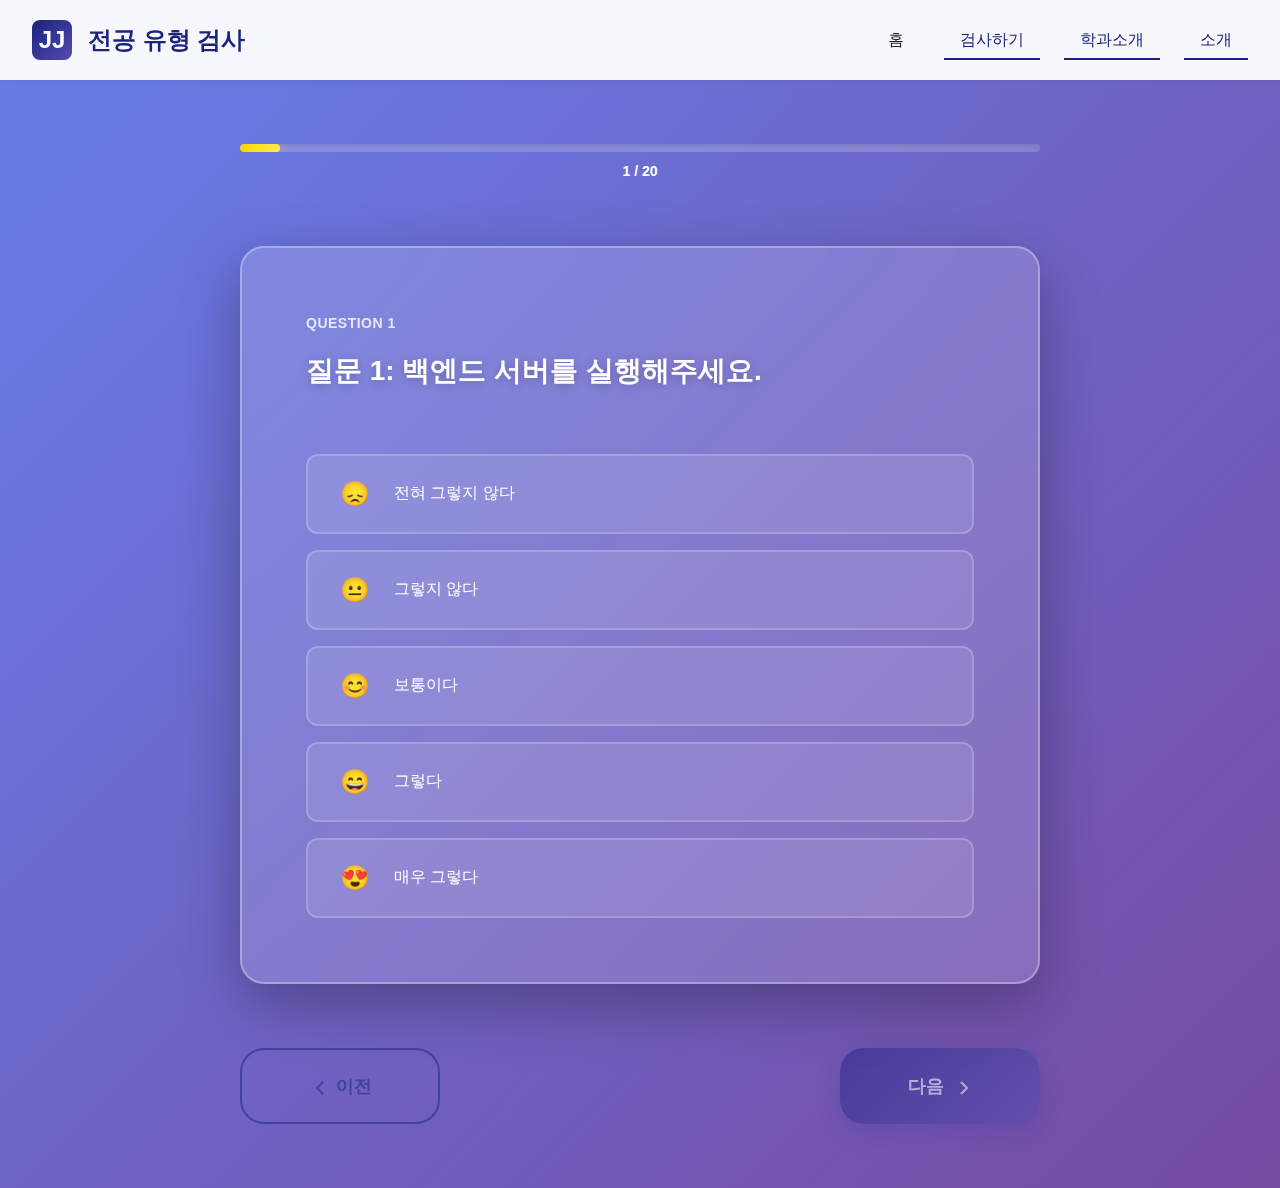
<file: frontend/pages/test.html>
<!DOCTYPE html>
<html lang="ko">
<head>
    <meta charset="UTF-8">
    <meta name="viewport" content="width=device-width, initial-scale=1.0">
    <meta name="description" content="전주대학교 전공 유형 검사 - 20개 질문으로 나에게 맞는 전공 찾기">
    <title>검사하기 | 전공 유형 검사</title>

    <!-- CSS -->
    <link rel="stylesheet" href="../css/reset.css">
    <link rel="stylesheet" href="../css/variables.css">
    <link rel="stylesheet" href="../css/common.css">
    <link rel="stylesheet" href="../css/components/header.css">
    <link rel="stylesheet" href="../css/components/button.css">
    <link rel="stylesheet" href="../css/pages/test.css">
</head>
<body>
    <!-- Header -->
    <header class="header" id="header">
        <div class="header-container">
            <a href="../index.html" class="header-logo">
                <div class="logo-icon">JJ</div>
                <span>전공 유형 검사</span>
            </a>

            <nav class="header-nav" id="headerNav">
                <ul class="nav-list">
                    <li class="nav-item">
                        <a href="../index.html" class="nav-link">홈</a>
                    </li>
                    <li class="nav-item">
                        <a href="test.html" class="nav-link active">검사하기</a>
                    </li>
                    <li class="nav-item">
                        <a href="#departments" class="nav-link">학과소개</a>
                    </li>
                    <li class="nav-item">
                        <a href="#about" class="nav-link">소개</a>
                    </li>
                </ul>
            </nav>

            <button class="mobile-menu-btn" id="mobileMenuBtn" aria-label="메뉴">
                <span></span>
                <span></span>
                <span></span>
            </button>
        </div>
    </header>

    <!-- Test Container -->
    <main class="test-container">
        <!-- Progress Bar -->
        <div class="progress-wrapper">
            <div class="progress-bar">
                <div class="progress-fill" id="progressFill"></div>
            </div>
            <div class="progress-text">
                <span id="currentQuestion">1</span> / <span id="totalQuestions">20</span>
            </div>
        </div>

        <!-- Question Card -->
        <div class="question-card" id="questionCard">
            <div class="question-number">Question <span id="questionNum">1</span></div>
            <h2 class="question-text" id="questionText">질문을 불러오는 중...</h2>
            
            <!-- Answer Options (리커트 5점 척도) -->
            <div class="answer-options" id="answerOptions">
                <button class="answer-btn" data-value="1">
                    <span class="answer-icon">😞</span>
                    <span class="answer-label">전혀 그렇지 않다</span>
                </button>
                <button class="answer-btn" data-value="2">
                    <span class="answer-icon">😐</span>
                    <span class="answer-label">그렇지 않다</span>
                </button>
                <button class="answer-btn" data-value="3">
                    <span class="answer-icon">😊</span>
                    <span class="answer-label">보통이다</span>
                </button>
                <button class="answer-btn" data-value="4">
                    <span class="answer-icon">😄</span>
                    <span class="answer-label">그렇다</span>
                </button>
                <button class="answer-btn" data-value="5">
                    <span class="answer-icon">😍</span>
                    <span class="answer-label">매우 그렇다</span>
                </button>
            </div>
        </div>

        <!-- Navigation Buttons -->
        <div class="test-navigation">
            <button class="btn btn-outline" id="prevBtn" disabled>
                <svg width="20" height="20" fill="none" stroke="currentColor" stroke-width="2">
                    <polyline points="15 18 9 12 15 6"></polyline>
                </svg>
                이전
            </button>
            <button class="btn btn-primary" id="nextBtn" disabled>
                다음
                <svg width="20" height="20" fill="none" stroke="currentColor" stroke-width="2">
                    <polyline points="9 18 15 12 9 6"></polyline>
                </svg>
            </button>
        </div>

        <!-- Loading Overlay -->
        <div class="loading-overlay" id="loadingOverlay" style="display: none;">
            <div class="loading-spinner"></div>
            <p class="loading-text">결과를 분석하는 중입니다...</p>
        </div>
    </main>

    <!-- JavaScript -->
    <script src="../js/components/header.js"></script>
    <script src="../js/pages/test.js"></script>
</body>
</html>
</file>
<file: frontend/css/variables.css>
/* CSS Variables */
:root {
    /* Colors - 전주대 스타일 */
    --primary-color: #1a237e;
    --primary-light: #534bae;
    --primary-dark: #000051;
    --secondary-color: #00897b;
    --accent-color: #ffd600;

    /* Grayscale */
    --white: #ffffff;
    --gray-50: #fafafa;
    --gray-100: #f5f5f5;
    --gray-200: #eeeeee;
    --gray-300: #e0e0e0;
    --gray-400: #bdbdbd;
    --gray-500: #9e9e9e;
    --gray-600: #757575;
    --gray-700: #616161;
    --gray-800: #424242;
    --gray-900: #212121;
    --black: #000000;

    /* Text Colors */
    --text-primary: #212121;
    --text-secondary: #757575;
    --text-disabled: #bdbdbd;

    /* Background */
    --bg-primary: #ffffff;
    --bg-secondary: #f5f5f5;
    --bg-overlay: rgba(0, 0, 0, 0.5);

    /* Glass Effect */
    --glass-bg: rgba(255, 255, 255, 0.1);
    --glass-border: rgba(255, 255, 255, 0.2);
    --glass-shadow: rgba(0, 0, 0, 0.1);

    /* Spacing */
    --spacing-xs: 0.25rem;
    --spacing-sm: 0.5rem;
    --spacing-md: 1rem;
    --spacing-lg: 1.5rem;
    --spacing-xl: 2rem;
    --spacing-2xl: 3rem;
    --spacing-3xl: 4rem;

    /* Border Radius */
    --radius-sm: 4px;
    --radius-md: 8px;
    --radius-lg: 12px;
    --radius-xl: 16px;
    --radius-2xl: 24px;
    --radius-full: 9999px;

    /* Transitions */
    --transition-fast: 150ms ease;
    --transition-base: 300ms ease;
    --transition-slow: 500ms ease;

    /* Shadows */
    --shadow-sm: 0 1px 2px 0 rgba(0, 0, 0, 0.05);
    --shadow-md: 0 4px 6px -1px rgba(0, 0, 0, 0.1);
    --shadow-lg: 0 10px 15px -3px rgba(0, 0, 0, 0.1);
    --shadow-xl: 0 20px 25px -5px rgba(0, 0, 0, 0.1);

    /* Z-index */
    --z-dropdown: 1000;
    --z-sticky: 1020;
    --z-fixed: 1030;
    --z-modal-backdrop: 1040;
    --z-modal: 1050;
    --z-popover: 1060;
    --z-tooltip: 1070;
}
</file>
<file: frontend/css/common.css>
/* Common Styles */

/* Container */
.container {
    max-width: 1400px;
    margin: 0 auto;
    padding: 0 var(--spacing-xl);
}

/* Section */
.section {
    padding: var(--spacing-3xl) 0;
}

.section-title {
    font-size: 2.5rem;
    font-weight: 700;
    text-align: center;
    margin-bottom: var(--spacing-lg);
    color: var(--text-primary);
}

.section-subtitle {
    font-size: 1.25rem;
    text-align: center;
    margin-bottom: var(--spacing-3xl);
    color: var(--text-secondary);
}

/* Footer */
.footer {
    background: var(--gray-900);
    color: white;
    padding: var(--spacing-3xl) 0 var(--spacing-xl);
}

.footer-container {
    max-width: 1400px;
    margin: 0 auto;
    padding: 0 var(--spacing-xl);
}

.footer-content {
    display: grid;
    grid-template-columns: repeat(auto-fit, minmax(250px, 1fr));
    gap: var(--spacing-2xl);
    margin-bottom: var(--spacing-2xl);
}

.footer-section h3 {
    font-size: 1.25rem;
    margin-bottom: var(--spacing-lg);
}

.footer-links {
    display: flex;
    flex-direction: column;
    gap: var(--spacing-sm);
}

.footer-link {
    color: var(--gray-400);
    transition: color var(--transition-fast);
}

.footer-link:hover {
    color: white;
}

.footer-bottom {
    padding-top: var(--spacing-xl);
    border-top: 1px solid var(--gray-700);
    text-align: center;
    color: var(--gray-500);
}

/* Utility Classes */
.text-center {
    text-align: center;
}

.text-left {
    text-align: left;
}

.text-right {
    text-align: right;
}

.mt-1 { margin-top: var(--spacing-xs); }
.mt-2 { margin-top: var(--spacing-sm); }
.mt-3 { margin-top: var(--spacing-md); }
.mt-4 { margin-top: var(--spacing-lg); }
.mt-5 { margin-top: var(--spacing-xl); }

.mb-1 { margin-bottom: var(--spacing-xs); }
.mb-2 { margin-bottom: var(--spacing-sm); }
.mb-3 { margin-bottom: var(--spacing-md); }
.mb-4 { margin-bottom: var(--spacing-lg); }
.mb-5 { margin-bottom: var(--spacing-xl); }

.hidden {
    display: none !important;
}

.visible {
    display: block !important;
}
</file>
<file: frontend/css/components/header.css>
/* Header Component Styles */
.header {
    position: fixed;
    top: 0;
    left: 0;
    right: 0;
    z-index: var(--z-fixed);
    background: rgba(255, 255, 255, 0.95);
    backdrop-filter: blur(10px);
    box-shadow: 0 2px 10px rgba(0, 0, 0, 0.05);
    transition: all var(--transition-base);
}

.header.scrolled {
    background: rgba(255, 255, 255, 0.98);
    box-shadow: 0 4px 20px rgba(0, 0, 0, 0.1);
}

.header-container {
    max-width: 1400px;
    margin: 0 auto;
    padding: 0 var(--spacing-xl);
    display: flex;
    align-items: center;
    justify-content: space-between;
    height: 80px;
}

/* Logo */
.header-logo {
    display: flex;
    align-items: center;
    gap: var(--spacing-md);
    font-size: 1.5rem;
    font-weight: 700;
    color: var(--primary-color);
    transition: transform var(--transition-fast);
}

.header-logo:hover {
    transform: scale(1.05);
}

.logo-icon {
    width: 40px;
    height: 40px;
    background: linear-gradient(135deg, var(--primary-color), var(--primary-light));
    border-radius: var(--radius-md);
    display: flex;
    align-items: center;
    justify-content: center;
    color: white;
    font-weight: 700;
}

/* Navigation */
.header-nav {
    display: flex;
    align-items: center;
    gap: var(--spacing-xl);
}

.nav-list {
    display: flex;
    gap: var(--spacing-lg);
}

.nav-item {
    position: relative;
}

.nav-link {
    padding: var(--spacing-sm) var(--spacing-md);
    color: var(--text-primary);
    font-weight: 500;
    font-size: 1rem;
    transition: color var(--transition-fast);
    position: relative;
}

.nav-link::after {
    content: '';
    position: absolute;
    bottom: -4px;
    left: 50%;
    transform: translateX(-50%) scaleX(0);
    width: 100%;
    height: 2px;
    background: var(--primary-color);
    transition: transform var(--transition-base);
}

.nav-link:hover {
    color: var(--primary-color);
}

.nav-link:hover::after {
    transform: translateX(-50%) scaleX(1);
}

.nav-link.active {
    color: var(--primary-color);
}

.nav-link.active::after {
    transform: translateX(-50%) scaleX(1);
}

/* Mobile Menu Button */
.mobile-menu-btn {
    display: none;
    flex-direction: column;
    gap: 6px;
    padding: var(--spacing-sm);
    cursor: pointer;
}

.mobile-menu-btn span {
    width: 28px;
    height: 3px;
    background: var(--primary-color);
    border-radius: 2px;
    transition: all var(--transition-base);
}

/* Responsive */
@media (max-width: 768px) {
    .header-container {
        height: 64px;
        padding: 0 var(--spacing-md);
    }

    .header-logo {
        font-size: 1.25rem;
    }

    .logo-icon {
        width: 36px;
        height: 36px;
    }

    .mobile-menu-btn {
        display: flex;
    }

    .header-nav {
        position: fixed;
        top: 64px;
        left: 0;
        right: 0;
        background: white;
        flex-direction: column;
        padding: var(--spacing-xl);
        box-shadow: 0 4px 20px rgba(0, 0, 0, 0.1);
        transform: translateY(-100%);
        opacity: 0;
        visibility: hidden;
        transition: all var(--transition-base);
    }

    .header-nav.active {
        transform: translateY(0);
        opacity: 1;
        visibility: visible;
    }

    .nav-list {
        flex-direction: column;
        width: 100%;
        gap: 0;
    }

    .nav-link {
        padding: var(--spacing-md);
        display: block;
        border-bottom: 1px solid var(--gray-200);
    }

    .nav-link::after {
        display: none;
    }
}
</file>
<file: frontend/css/components/button.css>
/* Liquid Glass Button Component */
.btn {
    position: relative;
    display: inline-flex;
    align-items: center;
    justify-content: center;
    gap: var(--spacing-sm);
    padding: var(--spacing-lg) var(--spacing-2xl);
    font-size: 1.125rem;
    font-weight: 600;
    border-radius: var(--radius-2xl);
    cursor: pointer;
    transition: all var(--transition-base);
    overflow: hidden;
    z-index: 1;
}

/* Liquid Glass Effect */
.btn-glass {
    background: rgba(255, 255, 255, 0.1);
    backdrop-filter: blur(20px);
    border: 2px solid rgba(255, 255, 255, 0.3);
    color: white;
    box-shadow:
        0 8px 32px rgba(0, 0, 0, 0.1),
        inset 0 1px 0 rgba(255, 255, 255, 0.2);
}

.btn-glass::before {
    content: '';
    position: absolute;
    top: -50%;
    left: -50%;
    width: 200%;
    height: 200%;
    background: radial-gradient(
        circle,
        rgba(255, 255, 255, 0.2) 0%,
        transparent 70%
    );
    transform: scale(0);
    transition: transform var(--transition-slow);
    z-index: -1;
}

.btn-glass:hover::before {
    transform: scale(1);
}

.btn-glass:hover {
    background: rgba(255, 255, 255, 0.15);
    border-color: rgba(255, 255, 255, 0.4);
    box-shadow:
        0 12px 40px rgba(0, 0, 0, 0.15),
        inset 0 1px 0 rgba(255, 255, 255, 0.3);
    transform: translateY(-2px);
}

.btn-glass:active {
    transform: translateY(0);
}

/* Ripple Effect */
.btn-glass::after {
    content: '';
    position: absolute;
    top: 50%;
    left: 50%;
    width: 0;
    height: 0;
    border-radius: 50%;
    background: rgba(255, 255, 255, 0.4);
    transform: translate(-50%, -50%);
    transition: width 0.6s, height 0.6s;
}

.btn-glass:active::after {
    width: 300px;
    height: 300px;
    opacity: 0;
}

/* Large Button (Hero) */
.btn-lg {
    padding: var(--spacing-xl) var(--spacing-3xl);
    font-size: 1.25rem;
    border-radius: var(--radius-2xl);
}

/* Button with Icon */
.btn-icon {
    display: inline-flex;
    align-items: center;
    gap: var(--spacing-md);
}

.btn-icon svg,
.btn-icon i {
    width: 24px;
    height: 24px;
    transition: transform var(--transition-base);
}

.btn-icon:hover svg,
.btn-icon:hover i {
    transform: translateX(4px);
}

/* Primary Button (Solid) */
.btn-primary {
    background: linear-gradient(135deg, var(--primary-color), var(--primary-light));
    color: white;
    border: none;
    box-shadow: 0 8px 24px rgba(26, 35, 126, 0.3);
}

.btn-primary:hover {
    box-shadow: 0 12px 32px rgba(26, 35, 126, 0.4);
    transform: translateY(-2px);
}

/* Outline Button */
.btn-outline {
    background: transparent;
    border: 2px solid var(--primary-color);
    color: var(--primary-color);
}

.btn-outline:hover {
    background: var(--primary-color);
    color: white;
}

/* Floating Animation */
@keyframes float {
    0%, 100% {
        transform: translateY(0);
    }
    50% {
        transform: translateY(-10px);
    }
}

.btn-float {
    animation: float 3s ease-in-out infinite;
}

.btn-float:hover {
    animation-play-state: paused;
}

/* Responsive */
@media (max-width: 768px) {
    .btn {
        padding: var(--spacing-md) var(--spacing-xl);
        font-size: 1rem;
    }

    .btn-lg {
        padding: var(--spacing-lg) var(--spacing-2xl);
        font-size: 1.125rem;
    }
}
</file>
<file: frontend/css/pages/test.css>
/* Test Page Styles */
.test-container {
    min-height: 100vh;
    padding: calc(80px + var(--spacing-3xl)) var(--spacing-xl) var(--spacing-3xl);
    background: linear-gradient(135deg, #667eea 0%, #764ba2 100%);
    display: flex;
    flex-direction: column;
    align-items: center;
    justify-content: center;
}

/* Progress Bar */
.progress-wrapper {
    width: 100%;
    max-width: 800px;
    margin-bottom: var(--spacing-3xl);
}

.progress-bar {
    width: 100%;
    height: 8px;
    background: rgba(255, 255, 255, 0.2);
    border-radius: var(--radius-full);
    overflow: hidden;
    box-shadow: inset 0 2px 4px rgba(0, 0, 0, 0.1);
}

.progress-fill {
    height: 100%;
    background: linear-gradient(90deg, var(--accent-color), #ffed4e);
    border-radius: var(--radius-full);
    transition: width 0.4s ease;
    box-shadow: 0 0 10px rgba(255, 214, 0, 0.5);
}

.progress-text {
    margin-top: var(--spacing-sm);
    text-align: center;
    color: white;
    font-size: 0.875rem;
    font-weight: 600;
}

/* Question Card */
.question-card {
    width: 100%;
    max-width: 800px;
    background: rgba(255, 255, 255, 0.15);
    backdrop-filter: blur(20px);
    border: 2px solid rgba(255, 255, 255, 0.3);
    border-radius: var(--radius-2xl);
    padding: var(--spacing-3xl);
    box-shadow: 0 20px 60px rgba(0, 0, 0, 0.3);
    animation: fadeInScale 0.5s ease;
}

@keyframes fadeInScale {
    from {
        opacity: 0;
        transform: scale(0.95);
    }
    to {
        opacity: 1;
        transform: scale(1);
    }
}

.question-number {
    color: rgba(255, 255, 255, 0.8);
    font-size: 0.875rem;
    font-weight: 600;
    text-transform: uppercase;
    letter-spacing: 0.5px;
    margin-bottom: var(--spacing-md);
}

.question-text {
    color: white;
    font-size: 1.75rem;
    font-weight: 700;
    line-height: 1.4;
    margin-bottom: var(--spacing-3xl);
    text-shadow: 0 2px 10px rgba(0, 0, 0, 0.2);
}

/* Answer Options */
.answer-options {
    display: flex;
    flex-direction: column;
    gap: var(--spacing-md);
}

.answer-btn {
    display: flex;
    align-items: center;
    gap: var(--spacing-lg);
    padding: var(--spacing-lg) var(--spacing-xl);
    background: rgba(255, 255, 255, 0.1);
    border: 2px solid rgba(255, 255, 255, 0.2);
    border-radius: var(--radius-lg);
    color: white;
    font-size: 1rem;
    font-weight: 500;
    cursor: pointer;
    transition: all var(--transition-base);
    position: relative;
    overflow: hidden;
}

.answer-btn::before {
    content: '';
    position: absolute;
    top: 0;
    left: 0;
    width: 0;
    height: 100%;
    background: rgba(255, 255, 255, 0.2);
    transition: width var(--transition-base);
    z-index: 0;
}

.answer-btn:hover::before {
    width: 100%;
}

.answer-btn:hover {
    background: rgba(255, 255, 255, 0.2);
    border-color: rgba(255, 255, 255, 0.4);
    transform: translateX(8px);
}

.answer-btn:active {
    transform: translateX(8px) scale(0.98);
}

.answer-btn.selected {
    background: rgba(255, 255, 255, 0.3);
    border-color: var(--accent-color);
    box-shadow: 0 0 20px rgba(255, 214, 0, 0.5);
}

.answer-icon {
    font-size: 1.5rem;
    flex-shrink: 0;
    z-index: 1;
}

.answer-label {
    flex: 1;
    text-align: left;
    z-index: 1;
}

/* Navigation Buttons */
.test-navigation {
    display: flex;
    gap: var(--spacing-lg);
    justify-content: space-between;
    width: 100%;
    max-width: 800px;
    margin-top: var(--spacing-3xl);
}

.test-navigation .btn {
    flex: 1;
    max-width: 200px;
}

.test-navigation .btn:disabled {
    opacity: 0.5;
    cursor: not-allowed;
    transform: none !important;
}

.test-navigation .btn svg {
    width: 20px;
    height: 20px;
}

/* Loading Overlay */
.loading-overlay {
    position: fixed;
    top: 0;
    left: 0;
    right: 0;
    bottom: 0;
    background: rgba(0, 0, 0, 0.8);
    backdrop-filter: blur(10px);
    display: flex;
    flex-direction: column;
    align-items: center;
    justify-content: center;
    z-index: var(--z-modal);
}

.loading-spinner {
    width: 60px;
    height: 60px;
    border: 4px solid rgba(255, 255, 255, 0.2);
    border-top-color: var(--accent-color);
    border-radius: 50%;
    animation: spin 1s linear infinite;
}

@keyframes spin {
    to {
        transform: rotate(360deg);
    }
}

.loading-text {
    color: white;
    font-size: 1.25rem;
    font-weight: 600;
    margin-top: var(--spacing-xl);
    animation: pulse 2s ease-in-out infinite;
}

@keyframes pulse {
    0%, 100% {
        opacity: 1;
    }
    50% {
        opacity: 0.5;
    }
}

/* Responsive */
@media (max-width: 768px) {
    .test-container {
        padding: calc(64px + var(--spacing-xl)) var(--spacing-md) var(--spacing-xl);
    }

    .question-card {
        padding: var(--spacing-xl);
    }

    .question-text {
        font-size: 1.25rem;
        margin-bottom: var(--spacing-2xl);
    }

    .answer-btn {
        flex-direction: column;
        text-align: center;
        padding: var(--spacing-md);
    }

    .answer-label {
        text-align: center;
        font-size: 0.875rem;
    }

    .test-navigation {
        flex-direction: column;
    }

    .test-navigation .btn {
        max-width: 100%;
    }
}
</file>
